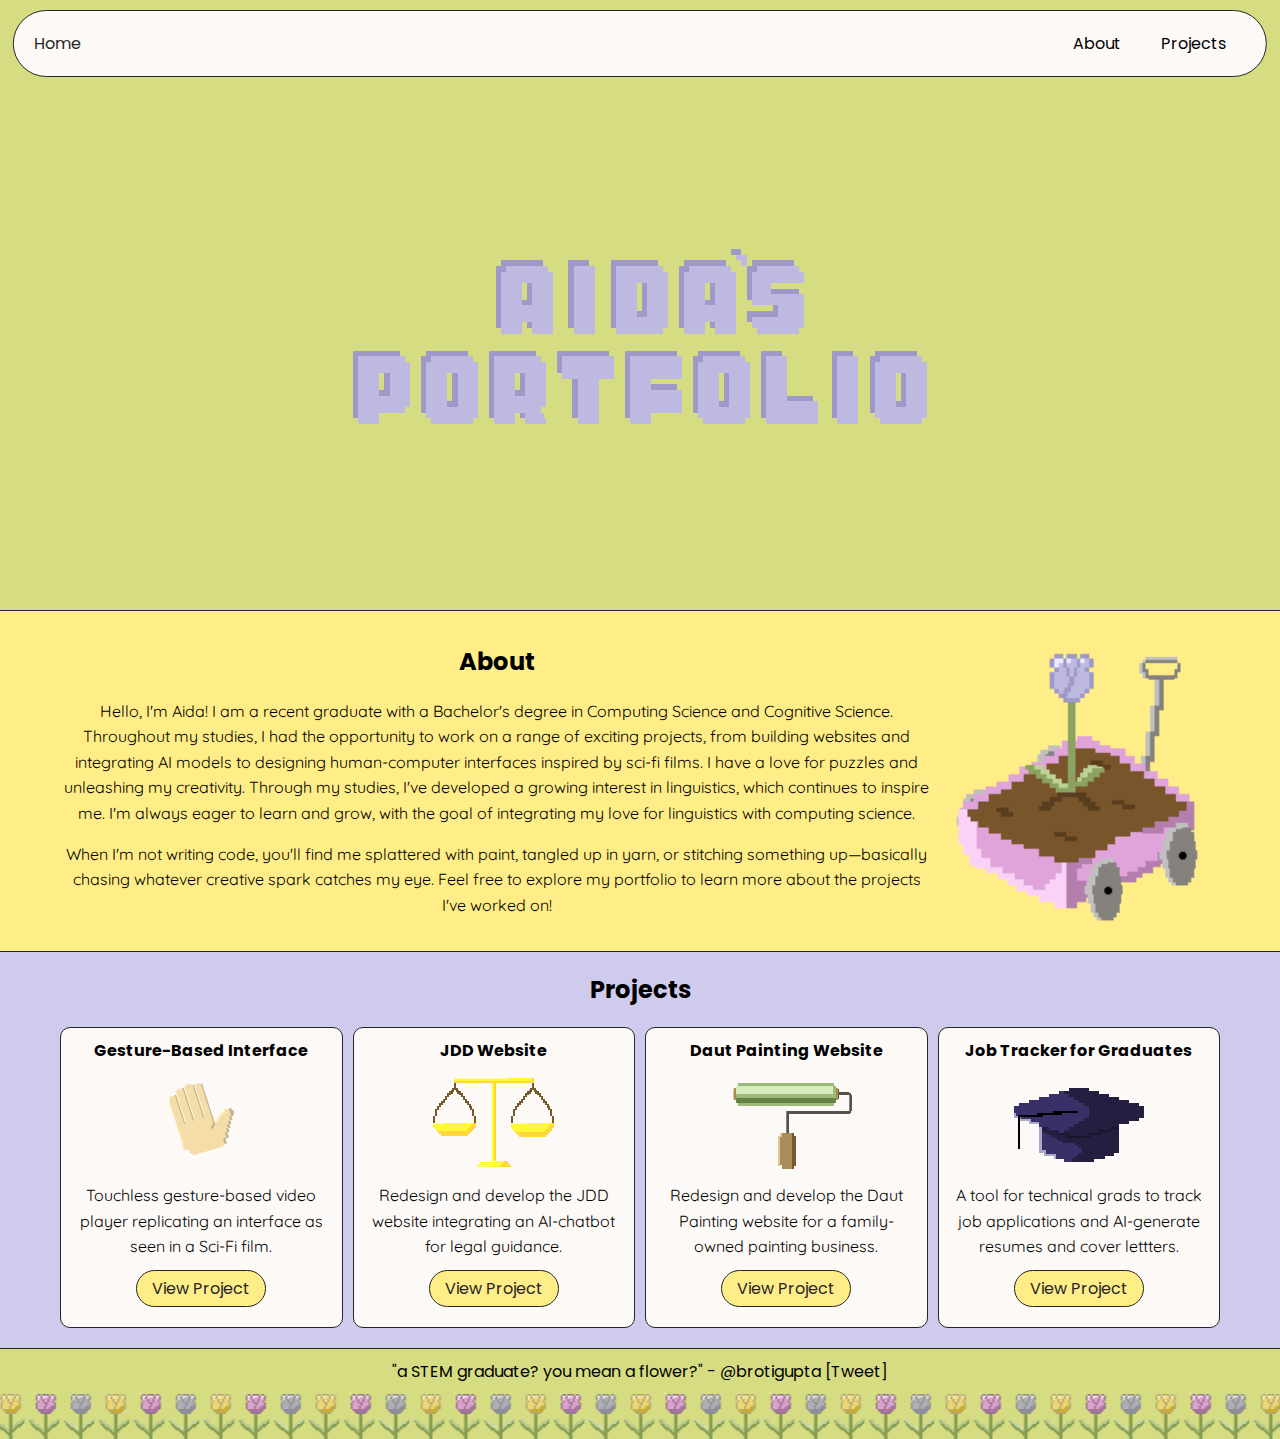
<file: index.html>
<!-- Testing HTML -->
<!DOCTYPE html>
<html lang="en">
	<head>
		<meta charset="UTF-8" />
		<meta
			http-equiv="X-UA-Compatible"
			content="IE=edge"
		/>
		<meta
			name="viewport"
			content="width=device-width, initial-scale=1.0"
		/>
		<title>Aida's Portfolio</title>
		<link
			rel="stylesheet"
			href="style.css"
		/>
		<link
			rel="stylesheet"
			href="header.css"
		/>
		<link
			rel="stylesheet"
			href="project.css"
		/>
		<link
			rel="preconnect"
			href="https://fonts.googleapis.com"
		/>
		<link
			rel="preconnect"
			href="https://fonts.gstatic.com"
			crossorigin
		/>
		<link
			href="https://fonts.googleapis.com/css2?family=Poppins:ital,wght@0,100;0,200;0,300;0,400;0,500;0,600;0,700;0,800;0,900;1,100;1,200;1,300;1,400;1,500;1,600;1,700;1,800;1,900&family=Quicksand:wght@300..700&display=swap"
			rel="stylesheet"
		/>
		<link
			rel="icon"
			type="image/png"
			href="/images/drawings/heart.png"
		/>
	</head>
	<body>
		<main>
			<nav class="navbar">
				<a href="/">Home</a>
				<ul class="navbar-links">
					<li>
						<a href="#About">About</a>
					</li>
					<li>
						<a href="#Projects">Projects</a>
					</li>
				</ul>
			</nav>
			<section id="Hero">
				<div class="section-container">
					<img src="/images/drawings/title.png" />
				</div>
			</section>
			<section id="About">
				<div class="section-container">
					<div class="about-container">
						<div>
							<h2>About</h2>
							<p style="padding-bottom: 15px">
								Hello, I'm Aida! I am a recent graduate with a Bachelor's degree
								in Computing Science and Cognitive Science. Throughout my
								studies, I had the opportunity to work on a range of exciting
								projects, from building websites and integrating AI models to
								designing human-computer interfaces inspired by sci-fi films. I
								have a love for puzzles and unleashing my creativity. Through my
								studies, I've developed a growing interest in linguistics, which
								continues to inspire me. I'm always eager to learn and grow,
								with the goal of integrating my love for linguistics with
								computing science.
							</p>
							<p>
								When I'm not writing code, you'll find me splattered with paint,
								tangled up in yarn, or stitching something up—basically chasing
								whatever creative spark catches my eye. Feel free to explore my
								portfolio to learn more about the projects I've worked on!
							</p>
						</div>
						<img
							src="/images/drawings/wagon.png"
							alt=""
						/>
					</div>
				</div>
			</section>
			<section id="Projects">
				<div class="section-container">
					<h2>Projects</h2>
					<div class="project-container">
						<div>
							<h4>Gesture-Based Interface</h4>
							<img src="/images/drawings/hand.png" />
							<p>
								Touchless gesture-based video player replicating an interface as
								seen in a Sci-Fi film.
							</p>
							<div class="button-wrapper">
								<a
									class="button"
									href="/gesture-based-interface/"
									>View Project</a
								>
							</div>
						</div>
						<div>
							<h4>JDD Website</h4>
							<img src="/images/drawings/law.png" />
							<p>
								Redesign and develop the JDD website integrating an AI-chatbot
								for legal guidance.
							</p>
							<div class="button-wrapper">
								<a
									class="button"
									href="/jdd-website/"
									>View Project</a
								>
							</div>
						</div>
						<div>
							<h4>Daut Painting Website</h4>
							<img src="/images/drawings/paint.png" />
							<p>
								Redesign and develop the Daut Painting website for a
								family-owned painting business.
							</p>
							<div class="button-wrapper">
								<a
									class="button"
									href="/daut-painting-website/"
									>View Project</a
								>
							</div>
						</div>
						<div>
							<h4>Job Tracker for Graduates</h4>
							<img src="/images/drawings/cap.png" />
							<p>
								A tool for technical grads to track job applications and
								AI-generate resumes and cover lettters.
							</p>
							<div class="button-wrapper">
								<a
									class="button"
									href="/job-tracker/"
									>View Project</a
								>
							</div>
						</div>
					</div>
				</div>
			</section>
		</main>
		<footer>
			<blockquote>
				"a STEM graduate? you mean a flower?" - @brotigupta [Tweet]
			</blockquote>
		</footer>
	</body>
</html>
</file>
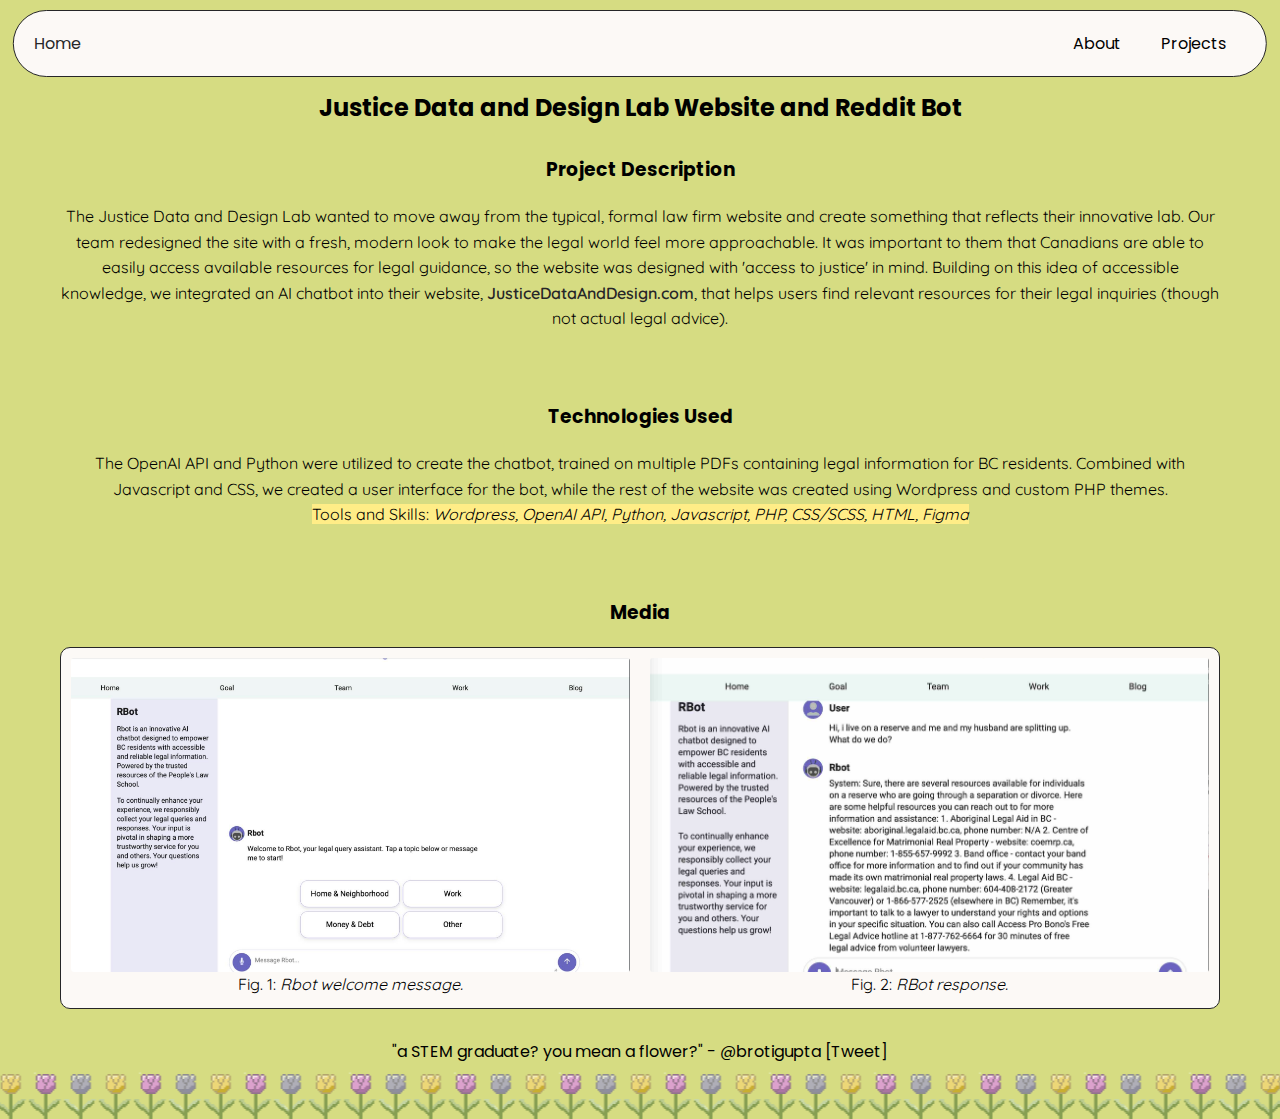
<file: jdd-website/index.html>
<!DOCTYPE html>
<html lang="en">
	<head>
		<meta charset="UTF-8" />
		<meta
			name="viewport"
			content="width=device-width, initial-scale=1.0"
		/>
		<title>JDD Website</title>
		<link
			rel="stylesheet"
			href="/style.css"
		/>
		<link
			rel="stylesheet"
			href="/header.css"
		/>
		<link
			rel="stylesheet"
			href="/single.css"
		/>
		<link
			rel="preconnect"
			href="https://fonts.googleapis.com"
		/>
		<link
			rel="preconnect"
			href="https://fonts.gstatic.com"
			crossorigin
		/>
		<link
			href="https://fonts.googleapis.com/css2?family=Poppins:ital,wght@0,100;0,200;0,300;0,400;0,500;0,600;0,700;0,800;0,900;1,100;1,200;1,300;1,400;1,500;1,600;1,700;1,800;1,900&family=Quicksand:wght@300..700&display=swap"
			rel="stylesheet"
		/>
		<link
			rel="icon"
			type="image/png"
			href="/images/drawings/heart.png"
		/>
	</head>
	<body>
		<main>
			<nav class="navbar">
				<a href="/">Home</a>
				<ul class="navbar-links">
					<li>
						<a href="/#About">About</a>
					</li>
					<li>
						<a href="/#Projects">Projects</a>
					</li>
				</ul>
			</nav>

			<section>
				<div class="section-container">
					<h2 class="paragraph-text">
						Justice Data and Design Lab Website and Reddit Bot
					</h2>
					<h3>Project Description</h3>
					<p class="paragraph-text">
						The Justice Data and Design Lab wanted to move away from the
						typical, formal law firm website and create something that reflects
						their innovative lab. Our team redesigned the site with a fresh,
						modern look to make the legal world feel more approachable. It was
						important to them that Canadians are able to easily access available
						resources for legal guidance, so the website was designed with
						'access to justice' in mind. Building on this idea of accessible
						knowledge, we integrated an AI chatbot into their website,
						<a
							class="web-link"
							href="https://justicedataanddesign.com"
							style="font-weight: 600"
							>JusticeDataAndDesign.com</a
						>, that helps users find relevant resources for their legal
						inquiries (though not actual legal advice).
					</p>
				</div>
			</section>
			<section>
				<div class="section-container">
					<h3>Technologies Used</h3>
					<p>
						The OpenAI API and Python were utilized to create the chatbot,
						trained on multiple PDFs containing legal information for BC
						residents. Combined with Javascript and CSS, we created a user
						interface for the bot, while the rest of the website was created
						using Wordpress and custom PHP themes.
					</p>
					<p class="paragraph-text">
						<mark>
							Tools and Skills:
							<span style="font-style: italic"
								>Wordpress, OpenAI API, Python, Javascript, PHP, CSS/SCSS, HTML,
								Figma</span
							>
						</mark>
					</p>
				</div>
			</section>
			<section>
				<div class="section-container">
					<h3>Media</h3>
					<div class="media-container double-media-container">
						<div>
							<img
								src="/images/projectimages/rbot1.jpg"
								alt=""
							/>
							<p>Fig. 1: <em> Rbot welcome message. </em></p>
						</div>
						<div>
							<img
								src="/images/projectimages/rbot2.jpg"
								alt=""
							/>
							<p>Fig. 2: <em> RBot response. </em></p>
						</div>
					</div>
				</div>
			</section>
		</main>
		<footer>
			<blockquote>
				"a STEM graduate? you mean a flower?" - @brotigupta [Tweet]
			</blockquote>
		</footer>
	</body>
</html>
</file>
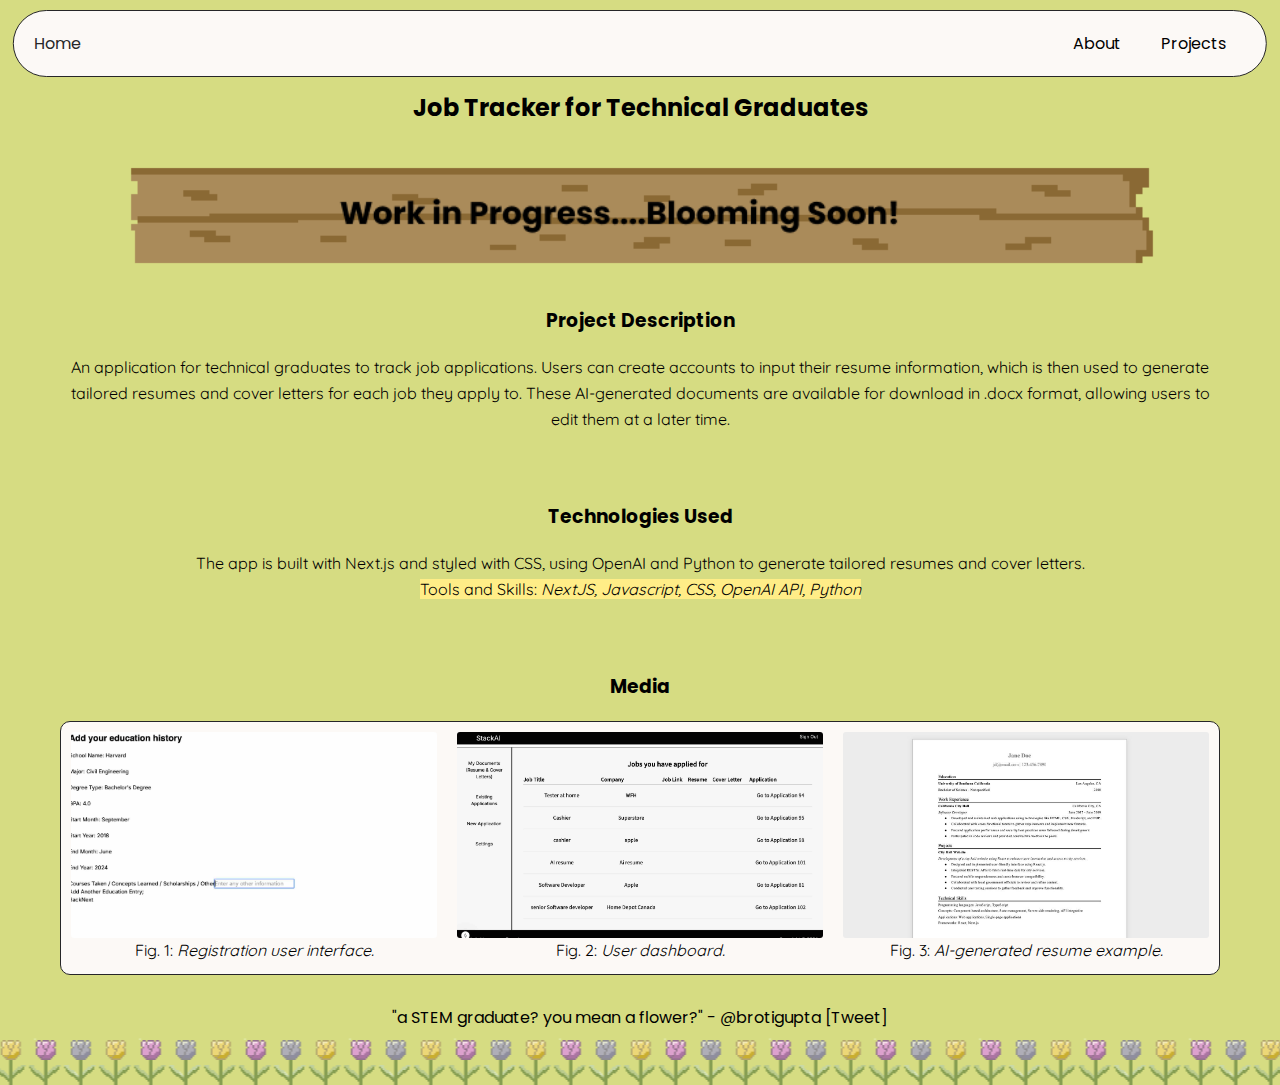
<file: job-tracker/index.html>
<!DOCTYPE html>
<html lang="en">
	<head>
		<meta charset="UTF-8" />
		<meta
			name="viewport"
			content="width=device-width, initial-scale=1.0"
		/>
		<title>Job Tracker</title>
		<link
			rel="stylesheet"
			href="/style.css"
		/>
		<link
			rel="stylesheet"
			href="/header.css"
		/>
		<link
			rel="stylesheet"
			href="/single.css"
		/>
		<link
			rel="preconnect"
			href="https://fonts.googleapis.com"
		/>
		<link
			rel="preconnect"
			href="https://fonts.gstatic.com"
			crossorigin
		/>
		<link
			href="https://fonts.googleapis.com/css2?family=Poppins:ital,wght@0,100;0,200;0,300;0,400;0,500;0,600;0,700;0,800;0,900;1,100;1,200;1,300;1,400;1,500;1,600;1,700;1,800;1,900&family=Quicksand:wght@300..700&display=swap"
			rel="stylesheet"
		/>
		<link
			rel="icon"
			type="image/png"
			href="/images/drawings/heart.png"
		/>
	</head>
	<body>
		<main>
			<nav class="navbar">
				<a href="/">Home</a>
				<ul class="navbar-links">
					<li>
						<a href="/#About">About</a>
					</li>
					<li>
						<a href="/#Projects">Projects</a>
					</li>
				</ul>
			</nav>

			<section>
				<div class="section-container">
					<h2 class="paragraph-text">Job Tracker for Technical Graduates</h2>
					<img
						src="/images/drawings/wip.png"
						class="banner paragraph-text"
					/>
					<h3>Project Description</h3>
					<p class="paragraph-text">
						An application for technical graduates to track job applications.
						Users can create accounts to input their resume information, which
						is then used to generate tailored resumes and cover letters for each
						job they apply to. These AI-generated documents are available for
						download in .docx format, allowing users to edit them at a later
						time.
					</p>
				</div>
			</section>
			<section>
				<div class="section-container">
					<h3>Technologies Used</h3>
					<p>
						The app is built with Next.js and styled with CSS, using OpenAI and
						Python to generate tailored resumes and cover letters.
					</p>
					<p class="paragraph-text">
						<mark>
							Tools and Skills:
							<span style="font-style: italic"
								>NextJS, Javascript, CSS, OpenAI API, Python</span
							>
						</mark>
					</p>
				</div>
			</section>
			<section>
				<div class="section-container">
					<h3>Media</h3>
					<div class="media-container">
						<div>
							<img
								src="/images/projectimages/onboarding.jpg"
								alt=""
							/>
							<p>Fig. 1: <em> Registration user interface. </em></p>
						</div>
						<div>
							<img
								src="/images/projectimages/dashboard.jpg"
								alt=""
							/>
							<p>Fig. 2: <em> User dashboard. </em></p>
						</div>
						<div>
							<img
								style="object-position: top"
								src="/images/projectimages/resume.jpg"
								alt=""
							/>
							<p>Fig. 3: <em> AI-generated resume example. </em></p>
						</div>
					</div>
				</div>
			</section>
		</main>
		<footer>
			<blockquote>
				"a STEM graduate? you mean a flower?" - @brotigupta [Tweet]
			</blockquote>
		</footer>
	</body>
</html>
</file>
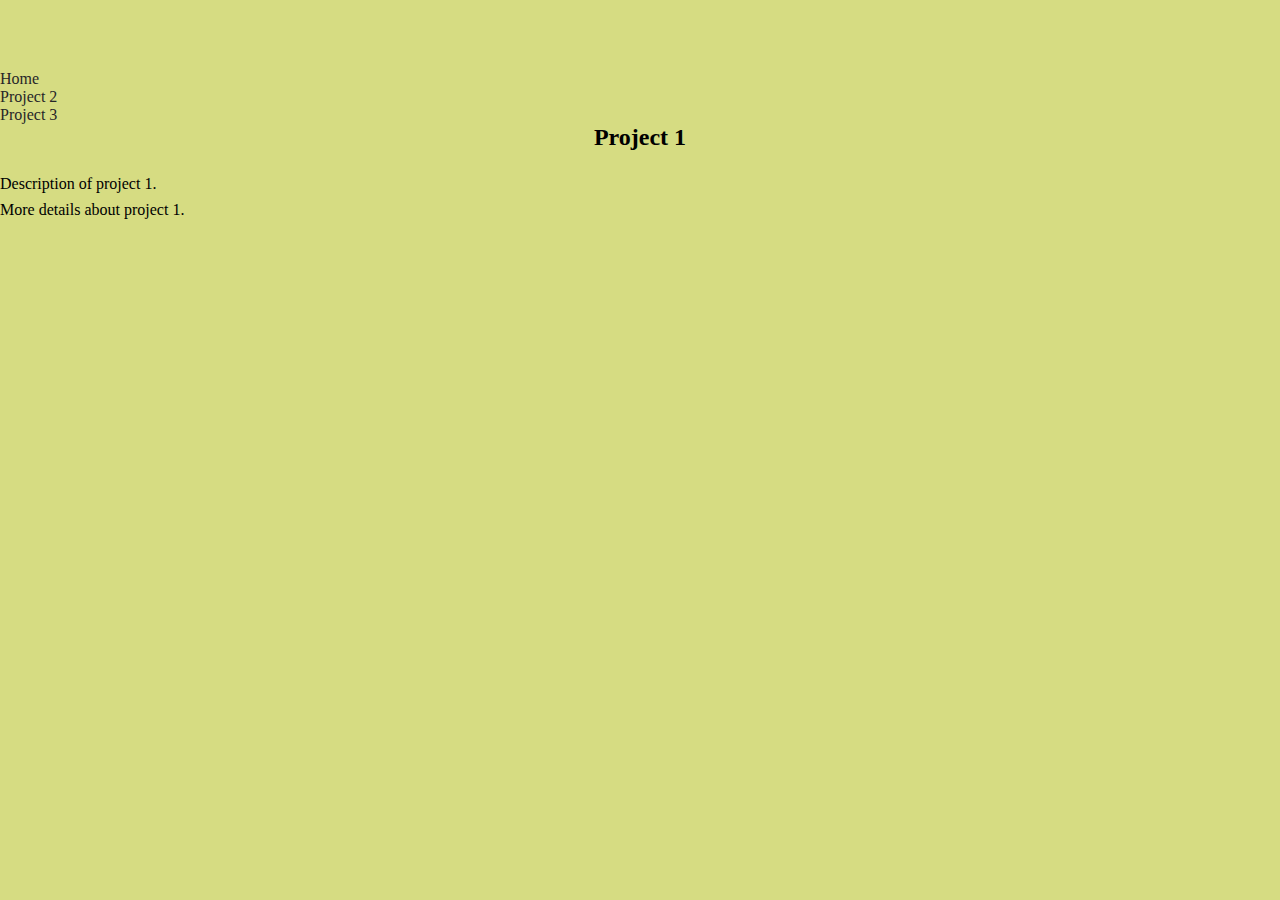
<file: project1.html>
<!-- Testing HTML -->
<!DOCTYPE html>
<html lang="en">
<head>
    <meta charset="UTF-8">
    <meta name="viewport" content="width=device-width, initial-scale=1.0">
    <title>Project 1</title>
    <link rel="stylesheet" href="style.css">
</head>
<body>
    <nav>
        <ul>
            <li><a href="index.html">Home</a></li>
            <li><a href="#project2" class="nav-link">Project 2</a></li>
            <li><a href="#project3" class="nav-link">Project 3</a></li>
        </ul>
    </nav>

    <section>
        <h2>Project 1</h2>
        <p>Description of project 1.</p>
        <p>More details about project 1.</p>
    </section>
</body>
</html>
</file>
<file: style.css>
:root {
	--custom-green: #d6dc82;
	--custom-white: #fcf9f6;
	--custom-black: #262628;
	--custom-purple: #cecbec;
	--custom-yellow: #ffed87;
}

* {
	margin: 0;
	padding-left: 0;
	box-sizing: border-box;
}

body {
	padding-top: 70px;
	min-height: 100vh;
	background-color: var(--custom-green);
	display: flex;
	flex-direction: column;
	font-family: 'Poppins', serif;
	cursor: url(/images/drawings/bee.png), auto;
}

a {
	text-decoration: none;
	color: var(--custom-black);
}

h2 {
	text-align: center;
	padding-bottom: 20px;
}

p {
	font-family: 'quicksand';
	line-height: 1.6;
}

main {
	flex-grow: 1;
	width: 100%;
}

.section-container {
	max-width: 1200px;
	margin: 0 auto;
	padding: 20px;
}

#Hero {
	min-height: 60vh;
	align-items: center;
	display: flex;
}

#Hero img {
	object-fit: contain;
	width: 100%;
}

#About {
	text-align: center;
	background-color: var(--custom-yellow);
	border-top: 1px solid var(--custom-black);
	border-bottom: 1px solid var(--custom-black);
}

#Projects {
	background-color: var(--custom-purple);
	border-bottom: 1px solid var(--custom-black);
}

.banner {
	display: block;
	margin-left: auto;
	margin-right: auto;
	width: 90%;
}

.button-wrapper {
	display: flex;
	justify-content: center;
	padding: 10px;
}

.button {
	background-color: var(--custom-yellow);
	color: var(--custom-black);
	padding-right: 15px;
	padding-left: 15px;
	padding-top: 5px;
	padding-bottom: 5px;
	border: 1px solid var(--custom-black);
	border-radius: 100vmax;
	transition: background-color 0.2s ease-in, color 0.2s ease-in;
	text-decoration: none;
}

.button:hover {
	background-color: var(--custom-black);
	color: var(--custom-white);
}

blockquote {
	padding-top: 10px;
	height: 90px;
}

footer {
	flex-shrink: 0;
	width: 100%;
	min-height: 50px;
	background-color: var(--custom-green);
	background-image: url(/images/drawings/tulips.png);
	background-repeat: repeat-x;
	background-position: bottom;
	text-align: center;
}

@media (max-width: 510px) {
	footer {
		font-size: 12.5px;
	}
}
</file>
<file: header.css>
.navbar {
	background-color: var(--custom-white);
	display: flex;
	position: absolute;
	top: 0;
	left: 50%;
	transform: translateX(-50%);
	width: 98%;
	justify-content: space-between;
	padding: 20px;
	margin-top: 10px;
	border-radius: 100vmax;
	border: 1px solid var(--custom-black);
}

.navbar-links {
	display: flex;
	align-items: center;
	list-style: none;
}

.navbar-links li {
	padding: 0 20px;
}

.navbar-links a {
	color: black;
	display: inline;
	position: relative;
	overflow: hidden;
	text-decoration: none;
}

.navbar-links a:after {
	content: '';
	position: absolute;
	left: 0;
	width: 0;
	bottom: 2px;
	background: black;
	height: 1.5px;
	transition-property: width;
	transition-duration: 0.3s;
	transition-timing-function: ease-out;
}

.navbar-links li:hover a:after,
.navbar-links li:focus a:after,
.navbar-links li:active a:after {
	width: 100%;
}
</file>
<file: project.css>
.project-container {
	grid-template-columns: repeat(4, 1fr);
	display: grid;
	gap: 10px;
}

.project-container > div {
	display: flex;
	justify-content: center;
	align-items: center;
	flex-direction: column;
	background-color: var(--custom-white);
	padding: 10px;
	border-radius: 10px;
	border: 1px solid var(--custom-black);
}

.project-container img {
	height: 100px;
	aspect-ratio: 3/2;
	object-fit: cover;
}

.project-container h4 {
	padding-bottom: 10px;
	text-align: center;
}

.project-container p,
a {
	font-size: 16px;
}

.project-container p {
	padding-top: 10px;
	text-align: center;
}

.about-container {
	display: flex;
	flex-direction: row;
	align-items: center;
}

.about-container p,
.about-container h2 {
	text-align: center;
	width: 100%;
}

.about-container img {
	height: 300px;
	width: 100%;
}

@media (max-width: 920px) {
	.project-container {
		grid-template-columns: repeat(2, 1fr);
	}
}

@media (max-width: 650px) {
	.about-container {
		display: flex;
		flex-direction: column;
	}
}

@media (max-width: 400px) {
	.project-container {
		grid-template-columns: repeat(1, 1fr);
	}
}
</file>
<file: single.css>
.media-container {
	grid-template-columns: repeat(3, 1fr);
	border-radius: 10px;
	border: 1px solid var(--custom-black);
	background-color: var(--custom-white);
	display: grid;
}

.double-media-container {
	grid-template-columns: repeat(2, 1fr);
}

#gesture-media .double-media-container > :first-child {
	grid-column: span 2;
}

.media-container > div {
	display: flex;
	justify-content: center;
	align-items: center;
	flex-direction: column;
	padding: 10px;
	width: 100%;
}

.media-container img,
.media-container video {
	width: 100%;
	height: 100%;
	object-fit: cover;
	aspect-ratio: 16/9;
	border-radius: 3px;
}

h3 {
	padding-bottom: 20px;
}

.paragraph-text {
	padding-bottom: 30px;
}

h3,
p {
	text-align: center;
}

mark {
	background-color: var(--custom-yellow);
}

a {
	position: relative;
}

.web-link:after {
	content: '';
	position: absolute;
	left: 0;
	width: 0;
	bottom: 0px;
	background: black;
	height: 1.5px;
	transition-property: width;
	transition-duration: 0.3s;
	transition-timing-function: ease-out;
}

.web-link:hover:after,
.web-link:focus:after,
.web-link:active:after {
	width: 100%;
}

@media (max-width: 720px) {
	.media-container,
	.double-media-container {
		grid-template-columns: repeat(1, 1fr);
	}
	#gesture-media .double-media-container > :first-child {
		grid-column: span 1;
	}
}
</file>
